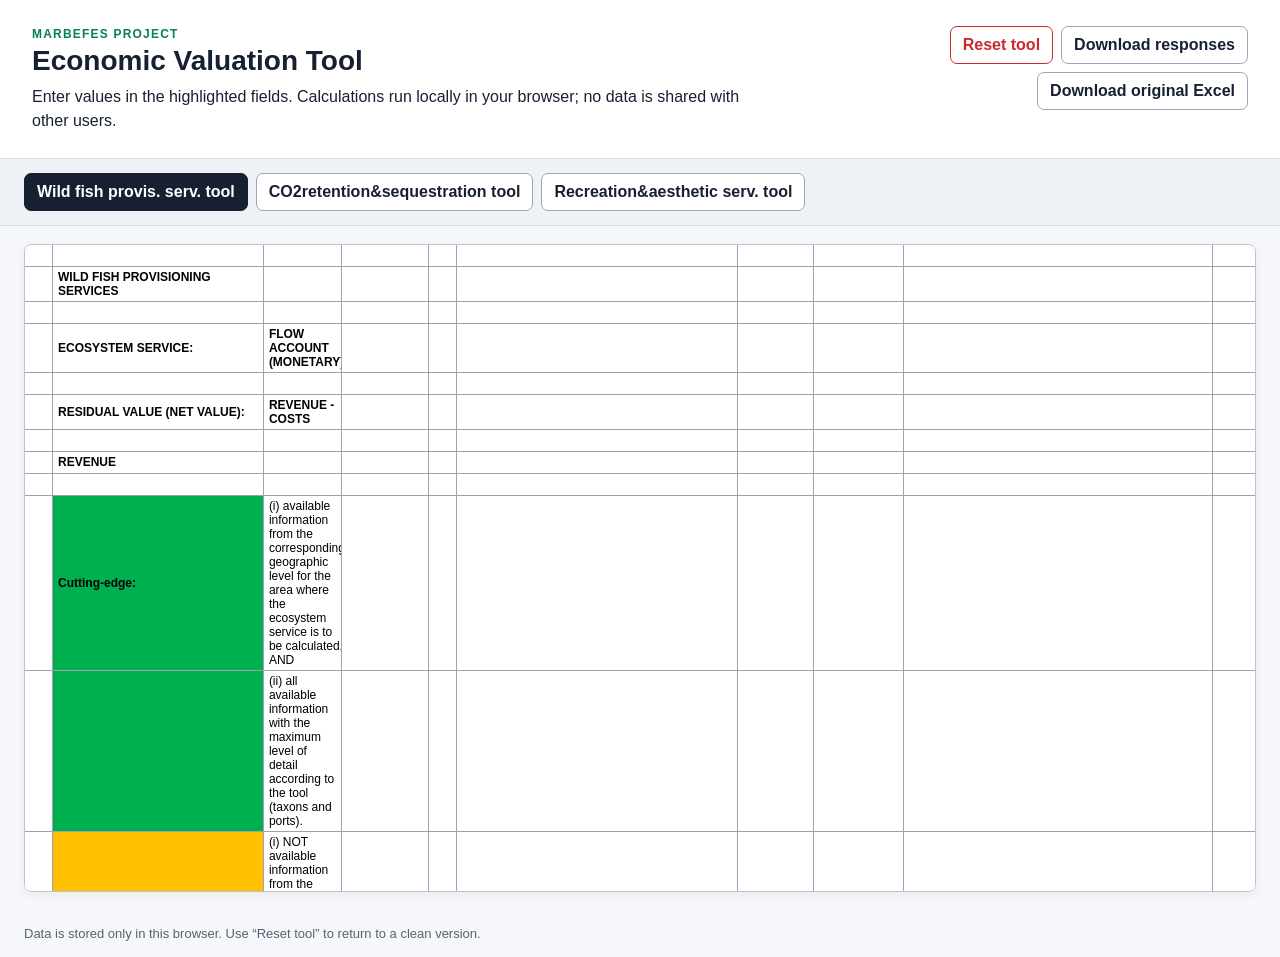
<file: docs/70-EconomicValuationTool/index.html>
<!doctype html>
<html lang="en"><head><meta charset="utf-8"><meta name="viewport" content="width=device-width,initial-scale=1">
<title>Economic Valuation Tool</title><meta name="description" content="Browser-based economic valuation tool. Each user works with an independent local copy.">
<link rel="stylesheet" href="styles.css"></head><body>
<header><div><p class="eyebrow">MaRBEFES Project</p><h1>Economic Valuation Tool</h1><p>Enter values in the highlighted fields. Calculations run locally in your browser; no data is shared with other users.</p></div>
<div class="actions"><button id="resetBtn" class="danger">Reset tool</button><button id="downloadBtn">Download responses</button><a class="button" href="original-tool.xlsx" download>Download original Excel</a></div></header>
<nav id="tabs" aria-label="Tool sections"></nav><main><div id="status" role="status"></div><div id="sheet" class="sheet-wrap"></div></main>
<footer>Data is stored only in this browser. Use “Reset tool” to return to a clean version.</footer>
<script src="workbook-data.js"></script><script src="app.js"></script></body></html>
</file>
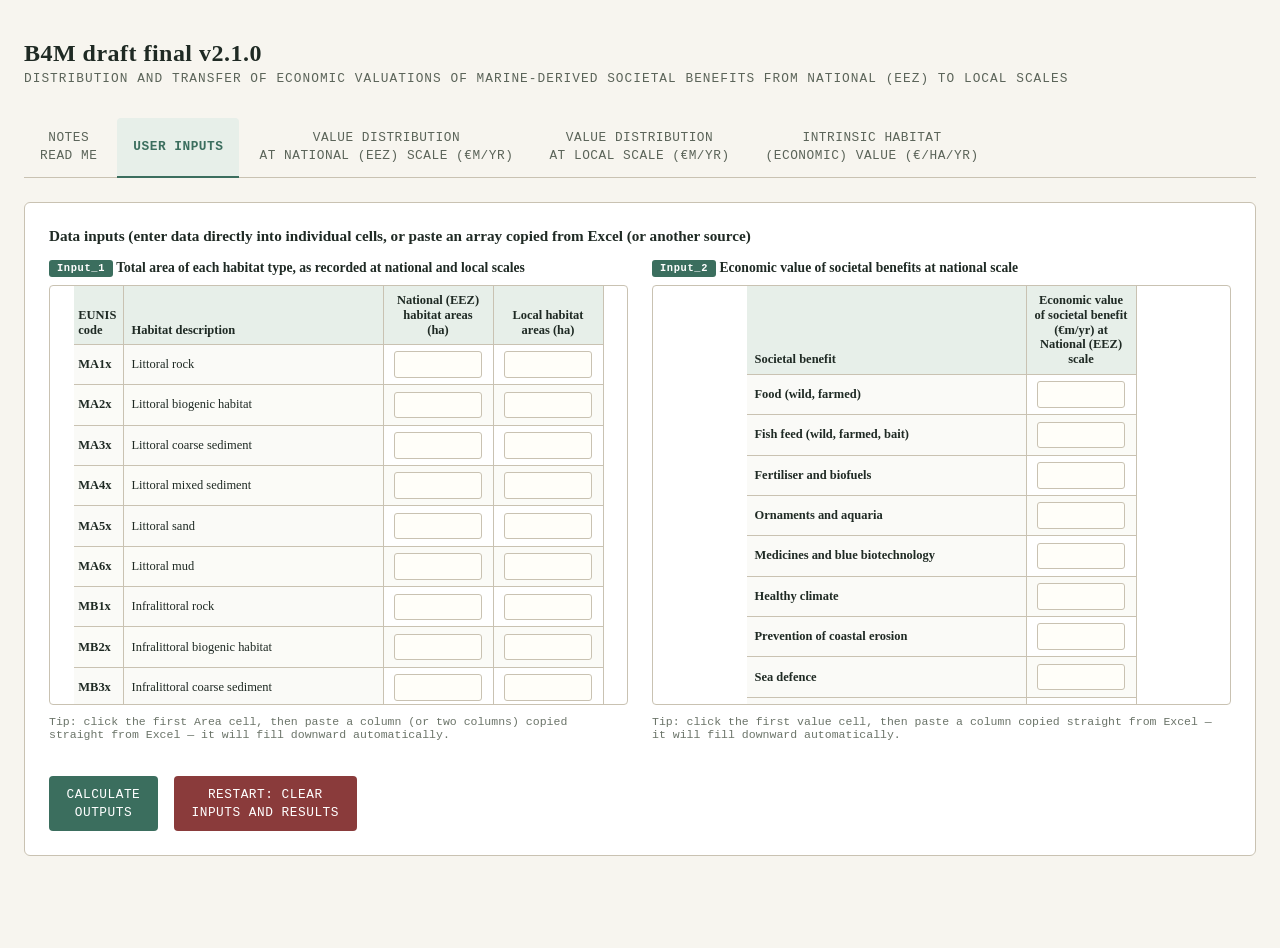
<file: docs/b4m/index.html>
<!DOCTYPE html>
<html lang="en">
<head>
<meta charset="UTF-8">
<title>B4M draft final v2.1.0</title>
<style>
  :root{
    --ink:#1f2a24;
    --paper:#f7f5ef;
    --line:#c9c2b2;
    --accent:#3b6e5e;
    --accent-light:#e7efe9;
    --accent-blue:#2f5d8a;
    --accent-blue-light:#e6edf5;
    --accent-red:#a13e3e;
    --accent-red-light:#f5e6e6;
    --accent-yellow:#9a7b1f;
    --accent-yellow-light:#f7f0d9;
    --accent-purple:#6b4a8a;
    --accent-purple-light:#efe6f5;
    --mono: "SFMono-Regular", Consolas, "Liberation Mono", Menlo, monospace;
    --colw: 88px;
    --codew: 70px;
    --descw: 220px;
  }
  *{box-sizing:border-box;}
  body{
    font-family: "Iowan Old Style","Palatino Linotype", Georgia, serif;
    background:var(--paper);
    color:var(--ink);
    margin:0;
    padding:2.5rem 1.5rem 4rem;
  }
  h1{ font-size:1.5rem; margin:0 0 .25rem; letter-spacing:.02em; }
  p.sub{
    margin:0 0 2rem; color:#5b6459; font-family:var(--mono);
    font-size:.8rem; text-transform:uppercase; letter-spacing:.08em;
  }
  .wrap{max-width:1500px;margin:0 auto;}
  .panel{
    background:#fff; border:1px solid var(--line); border-radius:6px;
    padding:1.5rem; margin-bottom:1.75rem;
  }
  .panel h2{
    font-size:.95rem; margin:0 0 .9rem; display:flex; align-items:center; gap:.5rem;
  }
  .tag{
    font-family:var(--mono); font-size:.65rem; background:var(--accent);
    color:#fff; padding:.15rem .5rem; border-radius:3px; letter-spacing:.06em;
  }
  .scroll{
    overflow-x:auto; overflow-y:auto; max-height:520px;
    border:1px solid var(--line); border-radius:4px;
  }
  table{ border-collapse:separate; border-spacing:0; font-size:.78rem; width:max-content; margin:0 auto; }
  th,td{
    border-bottom:1px solid var(--line); border-right:1px solid var(--line);
    padding:.4rem .5rem; text-align:center; white-space:normal;
    vertical-align:middle;
  }
  th{ font-weight:600; }
  /* sticky header row */
  thead th{
    position:sticky; top:0; background:var(--accent-light); z-index:3;
    vertical-align:bottom; line-height:1.2;
  }
  /* sticky row-header columns */
  .col-code{ width:var(--codew); min-width:var(--codew); position:sticky; left:0; background:#fafaf7; z-index:2; text-align:left; }
  .col-desc{ width:var(--descw); min-width:var(--descw); position:sticky; left:var(--codew); background:#fafaf7; z-index:2; text-align:left; }
  thead .col-code, thead .col-desc{ z-index:4; background:var(--accent-light); }
  .col-area{ width:110px; min-width:110px; }
  .col-benefit{ width:280px; min-width:280px; position:sticky; left:0; background:#fafaf7; z-index:2; text-align:left; }
  thead .col-benefit{ z-index:4; background:var(--accent-light); }
  #tableU{ --codew: 50px; }
  #tableU th.col-code{ padding-left:.3rem; padding-right:.3rem; }
  #tableU .col-desc{ white-space:nowrap; width:260px; min-width:260px; }
  #tableBBH .col-desc, #tableBBH_L .col-desc{ width:150px; min-width:150px; white-space:nowrap; padding:.4rem .35rem; font-size:.7rem; }
  #tableIHV .col-desc{ width:150px; min-width:150px; white-space:nowrap; padding:.4rem .35rem; font-size:.7rem; }
  #tableBBH td.num, #tableBBH th.num, #tableBBH_L td.num, #tableBBH_L th.num{ width:56px; min-width:56px; max-width:56px; }
  #tableIHV td.num, #tableIHV th.num{ width:60px; min-width:60px; max-width:60px; }
  #tableBBH thead th.num, #tableIHV thead th.num, #tableBBH_L thead th.num{ height:280px; padding:.5rem .3rem; }
  #tableBBH .row-total-col, #tableIHV .row-total-col, #tableBBH_L .row-total-col{ border-left:2px solid var(--ink); font-weight:700; background-color:var(--accent-light); }
  #tableIHV td.row-total-col, #tableIHV th.row-total-col,
  #tableBBH_L td.row-total-col, #tableBBH_L th.row-total-col,
  #tableBBH td.row-total-col, #tableBBH th.row-total-col{ width:90px; min-width:90px; max-width:90px; }
  .vert-label{
    writing-mode: vertical-rl;
    transform: rotate(180deg);
    white-space: nowrap;
    display:inline-block;
  }
  td.num, th.num{ font-family:var(--mono); width:var(--colw); min-width:var(--colw); }
  tbody tr:nth-child(even) td, tbody tr:nth-child(even) th.col-code, tbody tr:nth-child(even) th.col-desc{ background-color:#fbfbf7; }
  input.area-input{
    width:5.5rem; padding:.3rem .4rem; border:1px solid var(--line); border-radius:3px;
    font-family:var(--mono); font-size:.85rem; text-align:right; background:#fffef9;
  }
  input.area-input:focus{ outline:2px solid var(--accent); outline-offset:1px; }
  .hint{ font-family:var(--mono); font-size:.72rem; color:#6b7469; margin-top:.6rem; }
  button{
    font-family:var(--mono); font-size:.8rem; letter-spacing:.04em; text-transform:uppercase;
    background:var(--accent); color:#fff; border:none; padding:.6rem 1.1rem;
    border-radius:4px; cursor:pointer; line-height:1.4; text-align:center;
  }
  button:hover{ background:#2d5a4c; }
  #restartBtn:hover{ background:#6e2f2f; }
  .inputs-row{
    display:flex; gap:1.5rem; align-items:flex-start;
  }
  .inputs-col{ flex:1 1 0; min-width:0; }
  @media (max-width: 800px){
    .inputs-row{ flex-direction:column; }
  }
  .tabs{
    display:flex; gap:.25rem; margin-bottom:1.5rem; border-bottom:1px solid var(--line);
  }
  .tab-btn{
    font-family:var(--mono); font-size:.8rem; letter-spacing:.04em; text-transform:uppercase;
    background:transparent; color:#5b6459; border:none; border-bottom:2px solid transparent;
    padding:.7rem 1rem; cursor:pointer; margin-bottom:-1px; line-height:1.4; text-align:center;
  }
  .tab-btn:hover{ color:var(--ink); }
  .tab-btn[data-tab="tab-notes"]:hover{ color:var(--accent-red); background-color:var(--accent-red-light); border-radius:4px 4px 0 0; }
  .tab-btn[data-tab="tab-inputs"]:hover{ color:var(--accent); background-color:var(--accent-light); border-radius:4px 4px 0 0; }
  .tab-btn[data-tab="tab-national"]:hover{ color:var(--accent-blue); background-color:var(--accent-blue-light); border-radius:4px 4px 0 0; }
  .tab-btn[data-tab="tab-local"]:hover{ color:var(--accent-yellow); background-color:var(--accent-yellow-light); border-radius:4px 4px 0 0; }
  .tab-btn[data-tab="tab-intrinsic"]:hover{ color:var(--accent-purple); background-color:var(--accent-purple-light); border-radius:4px 4px 0 0; }
  .tab-btn.active{
    color:var(--accent); border-bottom-color:var(--accent); font-weight:700;
    background-color:var(--accent-light); border-radius:4px 4px 0 0;
  }
  .tab-content{ display:none; }
  .tab-content.active{ display:block; }
  #tab-notes{ --accent: var(--accent-red); --accent-light: var(--accent-red-light); }
  #tab-national{ --accent: var(--accent-blue); --accent-light: var(--accent-blue-light); }
  #tab-local{ --accent: var(--accent-yellow); --accent-light: var(--accent-yellow-light); }
  #tab-intrinsic{ --accent: var(--accent-purple); --accent-light: var(--accent-purple-light); }
  .tab-btn[data-tab="tab-notes"].active{
    color:var(--accent-red); border-bottom-color:var(--accent-red);
    background-color:var(--accent-red-light);
  }
  .tab-btn[data-tab="tab-national"].active{
    color:var(--accent-blue); border-bottom-color:var(--accent-blue);
    background-color:var(--accent-blue-light);
  }
  .tab-btn[data-tab="tab-local"].active{
    color:var(--accent-yellow); border-bottom-color:var(--accent-yellow);
    background-color:var(--accent-yellow-light);
  }
  .tab-btn[data-tab="tab-intrinsic"].active{
    color:var(--accent-purple); border-bottom-color:var(--accent-purple);
    background-color:var(--accent-purple-light);
  }
  .placeholder-note{
    font-family:var(--mono); font-size:.8rem; color:#6b7469; background:#fafaf7;
    border:1px dashed var(--line); border-radius:4px; padding:1.5rem; text-align:center;
  }
  tfoot th, tfoot td{
    position:sticky; bottom:0; background:var(--accent-light); font-weight:700; z-index:2;
  }
  tfoot .col-code, tfoot .col-desc{ z-index:3; }

  /* ---- Notes - read me tab ---- */
  .notes-header{
    display:flex; justify-content:space-between; align-items:flex-start;
    flex-wrap:wrap; gap:1.5rem; border-bottom:1px solid var(--line);
    padding-bottom:1.25rem; margin-bottom:1.5rem;
  }
  .notes-header-left{ display:flex; flex-direction:column; gap:.6rem; }
  .notes-header-logos{ display:flex; align-items:center; gap:1rem; flex-wrap:wrap; }
  .notes-header-logos img{ display:block; }
  #iecsLogo{ height:64px; width:auto; }
  #b4mLogo{ height:70px; width:auto; }
  .notes-copyright{ font-family:var(--mono); font-size:.72rem; color:#6b7469; letter-spacing:.03em; }
  .notes-header-right{
    display:flex; flex-direction:column; align-items:flex-end; gap:.9rem;
  }
  #marbefesLogo{ height:96px; width:auto; }
  #euUkriLogo{ height:52px; width:auto; }
  .notes-section{ margin-bottom:1.6rem; }
  .notes-section:last-child{ margin-bottom:0; }
  .notes-section h3{
    font-size:.95rem; margin:0 0 .6rem; color:var(--accent-red); letter-spacing:.02em;
  }
  .notes-section p{ margin:0 0 .8rem; line-height:1.55; font-size:.9rem; }
  .notes-section p:last-child{ margin-bottom:0; }
  .notes-section ul{ margin:0 0 .8rem; padding-left:1.25rem; line-height:1.55; font-size:.9rem; }
  .notes-section ul:last-child{ margin-bottom:0; }
  .notes-section li{ margin-bottom:.45rem; }
  .notes-section li:last-child{ margin-bottom:0; }
  .notes-callout{
    background:var(--accent-red-light); border:1px solid #e0c6c6; border-radius:6px;
    padding:1.1rem 1.3rem; margin-bottom:1.1rem;
  }
  .notes-callout:last-child{ margin-bottom:0; }
  .notes-callout p.notes-callout-title{
    margin:0 0 .6rem; font-weight:700; font-size:.9rem;
  }
  .notes-callout ul{ margin:0; padding-left:1.25rem; font-size:.88rem; line-height:1.55; }
  .notes-callout li{ margin-bottom:.5rem; }
  .notes-callout li:last-child{ margin-bottom:0; }
  .notes-refs{ list-style:none; margin:0; padding:0; font-size:.85rem; line-height:1.6; }
  .notes-refs li{
    margin-bottom:.85rem; padding-left:1.4rem; text-indent:-1.4rem;
  }
  .notes-refs li:last-child{ margin-bottom:0; }
  .notes-refs a{ color:var(--accent-blue); }
  @media (max-width: 700px){
    .notes-header{ flex-direction:column; }
    .notes-header-right{ align-items:flex-start; }
  }
</style>
</head>
<body>
<div class="wrap">
  <h1>B4M draft final v2.1.0</h1>
  <p class="sub">Distribution and transfer of economic valuations of marine-derived societal benefits from National (EEZ) to local scales</p>

  <div class="panel" style="display:none;">
    <h2><span class="tag">M</span> Benefit weightings by EUNIS habitat (fixed)</h2>
    <div class="scroll"><table id="tableM"></table></div>
  </div>

  <div class="tabs" role="tablist">
    <button class="tab-btn" data-tab="tab-notes" role="tab" aria-selected="false">Notes<br>read me</button>
    <button class="tab-btn active" data-tab="tab-inputs" role="tab" aria-selected="true">User inputs</button>
    <button class="tab-btn" data-tab="tab-national" role="tab" aria-selected="false">Value distribution<br>at National (EEZ) scale (&euro;m/yr)</button>
    <button class="tab-btn" data-tab="tab-local" role="tab" aria-selected="false">Value distribution<br>at local scale (&euro;m/yr)</button>
    <button class="tab-btn" data-tab="tab-intrinsic" role="tab" aria-selected="false">Intrinsic habitat<br>(economic) value (&euro;/ha/yr)</button>
  </div>

  <div id="tab-notes" class="tab-content">
  <div class="panel">
<!--    <h2>Notes - read me</h2>	-->

    <div class="notes-header">
      <div class="notes-header-left">
        <div class="notes-header-logos">
          <img id="iecsLogo" src="[data-uri]" alt="IECS - International Estuarine and Coastal Specialists logo">
          <img id="b4mLogo" src="[data-uri]" alt="B4M - Beach for MARBEFES logo">
        </div>
        <p class="notes-copyright">&copy; IECS Ltd. 2026</p>
      </div>
      <div class="notes-header-right">
        <img id="marbefesLogo" src="[data-uri]" alt="MARBEFES project logo">
        <img id="euUkriLogo" src="[data-uri]" alt="European Union and UK Research and Innovation (UKRI) logos">
      </div>
    </div>

    <div class="notes-section">
      <h3>About</h3>
      <p>BEACH for MARBEFES (the B4M tool) is an updated and streamlined derivative of the original BEACH tool (Benefit Evaluation through Assessment of Component Habitats) developed by Wolds Environmental Consulting Ltd and described by Burdon et al. (2024).</p>
      <p>This version of the B4M tool is &copy; IECS Ltd. (2026).</p>
      <p>The development of the B4M tool was made possible through the MARBEFES project (MARine Biodiversity and Ecosystem Functioning leading to Ecosystem Services), funded jointly by the European Union under the Horizon Europe program (grant agreement no. 101060937) and by UK Research and Innovation, UKRI (grant agreement no. 101060937).</p>
    </div>

    <div class="notes-section">
      <h3>Purpose</h3>
      <p>The B4M tool provides a consistent and transparent process for undertaking a benefit value transfer exercise, calculating the annualised value of 14 classes of societal benefits across a defined local target area using reference data from a wider area (e.g. available data reported at the national, or EEZ, scale).</p>
    </div>

    <div class="notes-section">
      <h3>Development</h3>
      <p>The underlying HTML code for the B4M tool was generated by Steve Barnard (IECS) using Claude, an online AI model by Anthropic, through an iterative process of instruction, review and modification. Outputs from the B4M tool were corroborated against outputs from the original BEACH Excel tool, to ensure that all supporting algorithms had been applied as intended. The resultant HTML file has been checked for malware using McAfee &lsquo;Total Protection&rsquo;, but you are strongly advised to perform your own security checks before running this application.</p>
    </div>

<!--    Additional notes	-->

    <div class="notes-section">
      <h3>Use of the B4M tool</h3>
      <ul>
        <li>Data inputs to the B4M tool (with 'Input_1' detailing the habitat profiles at the national and local scales, and 'Input_2' recording estimates of the economic value of societal benefits at the national scale), are made on the second tab, 'User inputs'.</li>
        <li>As flagged on-screen, inputs can be made directly into individual cells, or an entire array may be copied from (for example) an Excel source and pasted into a column in the the relevant table.</li>
	<li>Note that, when pasting data into the tables, missing data or data that are recognised as being non-numeric, are imported as a zero values.</li>
	<li>Once these inputs have been completed, click the 'Calculate outputs' button.</li>
        <li>Outputs are provided on three separate tabs, which give: estimated economic value distributions across each habitat type at the national scale ('Output_1'); estimated economic value distributions across each habitat type at the local scale ('Output_2'); and estimated intrinsic economic values for unit areas of each habitat type ('Output_3').</li>
	<li>If required, output tables can be exported (for example, to a spreadsheet or document, simply by highlighting cells on-screen and using standard copy/paste commands (ctrl.c/ctrl.v).</li>
        <li>Finally, use the 'Restart' button to clear all inputs and reset the output tables.</li>
      </ul>
    </div>

<!--    End of additional notes	-->


    <div class="notes-section">
      <h3>Disclaimer</h3>
      <ul>
        <li>Outputs from the B4M tool are intended for guidance only.</li>
        <li>The process of benefit value disaggregation across habitats at the national scale, and subsequent reaggregation at the local scale, as applied by B4M, makes implicit assumptions about the economic value that is derived from different marine habitats, specifically making no allowance for potential spatial variation in the value of each habitat type.</li>
        <li>Furthermore, algorithms that underpin the B4M tool outputs incorporate information derived from collated expert opinion. In using this tool the user implicitly acknowledges their understanding of the limitations around the use of such data and, furthermore, accepts that the results/outputs from this tool are intended to provide informed guidance only.</li>
        <li>No responsibility on the part of the developers is accepted for any possible adverse consequences of employing the outputs from this tool.</li>
      </ul>
    </div>

    <div class="notes-callout">
      <p class="notes-callout-title">The B4M tool (&copy; IECS Ltd., 2026) provides:</p>
      <ul>
        <li>estimates of annualised economic values of 14 defined societal benefits for a defined local scale &lsquo;target&rsquo; area (i.e. specific region, site, or network of sites), detailed across 42 EUNIS (level 3) habitat types and 14 societal benefits.</li>
      </ul>
    </div>

    <div class="notes-callout">
      <p class="notes-callout-title">The B4M tool requires:</p>
      <ul>
        <li>estimates, at the national (e.g., EEZ) scale, of the annualised values of 14 defined societal benefits, using the Turner et al. (2015) framework; and</li>
        <li>habitat profiles, using the 2026 EUNIS framework (EEA, 2026), at both the national (e.g., EEZ) scale, and the defined local scale &lsquo;target&rsquo; area.</li>
      </ul>
    </div>

    <div class="notes-callout">
      <p class="notes-callout-title">The operational approach followed by the B4M tool takes:</p>
      <ul>
        <li>national scale (e.g., EEZ) annualised valuations for a range of 14 societal benefits, such as those valuations produced in the UK marine natural capital accounts (ONS, 2025); plus</li>
        <li>breakdowns of the abundance of each of 42 discrete EUNIS marine habitat types at both the national scale and the defined local scale; and</li>
        <li>the relative (quantitative) importance of each habitat for each societal benefit (based on the assessments presented within the Matrix Approach presented by Potts et al., 2014); and applies</li>
        <li>a &lsquo;joint normalisation approach&rsquo; &mdash; simultaneously considering both the relative abundance of each habitat at the national scale, and the relative importance of each habitat for each societal benefit &mdash; to distribute the overall economic value of each societal benefit across each of the habitat types represented at the national scale;</li>
        <li>subsequently &mdash; and assuming that these &lsquo;distributed values&rsquo; represent a first approximation of the true distribution of societal value across habitats &mdash; the B4M tool derives estimates of the specific economic value of each unit area of habitat for each societal benefit (this is further based on the assumption that, <em>inter alia</em>, all habitats are in a similar condition, and that any spatial variation in condition is similarly distributed at both the national and local scales); before</li>
        <li>recombining these (disaggregated) unit-area values across the defined local scale (site/network/region) &mdash; based on the abundance of each constituent EUNIS habitat type at the local scale &mdash; produces derived annualised economic values for societal benefits at the new (target) scale.</li>
      </ul>
    </div>

    <div class="notes-section">
      <h3>References</h3>
      <ul class="notes-refs">
        <li>Burdon, D., Barnard, S., Strong, J.A. &amp; Atkins, J.P., 2024. Linking marine habitats and economic values: A spatial scaling methodology for valuing societal benefits. <em>Ecological Economics</em>, 224 (2024) 108316. <a href="https://doi.org/10.1016/j.ecolecon.2024.108316" target="_blank" rel="noopener">https://doi.org/10.1016/j.ecolecon.2024.108316</a></li>
        <li>European Environment Agency (EEA), 2026. <em>Habitat types search: Access information about the EUNIS habitat classification and the EU Habitats Directive Annex I habitat types</em>. Available at: <a href="https://eunis.eea.europa.eu/habitats.jsp" target="_blank" rel="noopener">https://eunis.eea.europa.eu/habitats.jsp</a></li>
        <li>Office for National Statistics (ONS), 2025. Marine and coastal margins natural capital accounts, UK: 2025. Released 5 August 2025.</li>
        <li>Potts, T., Burdon, D., Jackson, E., Atkins, J.P., Saunders, J., Hastings, E. &amp; Langmead, O., 2014. Do marine protected areas deliver flows of ecosystem services to support human welfare? <em>Marine Policy</em>, 44, pp. 139&ndash;148. <a href="https://doi.org/10.1016/j.marpol.2013.08.011" target="_blank" rel="noopener">https://doi.org/10.1016/j.marpol.2013.08.011</a></li>
        <li>Turner, R.K., Schaafsma, M., Mee, L., Elliott, M., Burdon, D., Atkins, J.P. &amp; Jickells, T., 2015. Chapter 2. Conceptual framework. In: Turner, R.K. &amp; Schaafsma, M. (Eds.) <em>Coastal zones ecosystem services: from science to values and decision making</em>. Studies in Ecological Economics, Volume 9, Springer, Switzerland. <a href="https://doi.org/10.1007/978-3-319-17214-9_2" target="_blank" rel="noopener">https://doi.org/10.1007/978-3-319-17214-9_2</a></li>
      </ul>
    </div>
  </div>
  </div>

  <div id="tab-inputs" class="tab-content active">
  <div class="panel">
    <h2>Data inputs (enter data directly into individual cells, or paste an array copied from Excel (or another source)</h2>

    <div class="inputs-row">
      <div class="inputs-col">
        <h3 style="font-size:.85rem; margin:0 0 .6rem;"><span class="tag">Input_1</span> Total area of each habitat type, as recorded at national and local scales</h3>
        <div class="scroll" style="max-height:420px;"><table id="tableU"></table></div>
        <p class="hint">Tip: click the first Area cell, then paste a column (or two columns) copied straight from Excel — it will fill downward automatically.</p>
      </div>

      <div class="inputs-col">
        <h3 style="font-size:.85rem; margin:0 0 .6rem;"><span class="tag">Input_2</span> Economic value of societal benefits at national scale</h3>
        <div class="scroll" style="max-height:420px;"><table id="tableB"></table></div>
        <p class="hint">Tip: click the first value cell, then paste a column copied straight from Excel — it will fill downward automatically.</p>
      </div>
    </div>

    <div style="margin-top:1.5rem; display:flex; gap:1rem; flex-wrap:wrap;">
      <button id="calcBtn">Calculate<br>outputs</button>
      <button id="restartBtn" style="background:#8a3b3b;">Restart: clear<br>inputs and results</button>
    </div>
  </div>
  </div>

  <div id="tab-national" class="tab-content">
  <div class="panel">
    <h2><span class="tag">Output_1</span> Estimated economic value across each habitat type, by societal benefit (&euro;m/yr) - National (EEZ) scale</h2>
    <div class="scroll"><table id="tableBBH"></table></div>
  </div>
  </div>

  <div id="tab-local" class="tab-content">
  <div class="panel">
    <h2><span class="tag">Output_2</span> Estimated economic value across each habitat type, by societal benefit (&euro;m/yr) - Local scale</h2>
    <div class="scroll"><table id="tableBBH_L"></table></div>
  </div>
  </div>

  <div id="tab-intrinsic" class="tab-content">
  <div class="panel">
    <h2><span class="tag">Output_3</span> Estimated intrinsic economic value per unit area of each habitat type, by societal benefit (&euro;/ha/yr)</h2>
    <div class="scroll"><table id="tableIHV"></table></div>
  </div> 
  </div>
</div>

<script>
  const BENEFITS = [
    "Food (wild, farmed)",
    "Fish feed (wild, farmed, bait)",
    "Fertiliser and biofuels",
    "Ornaments and aquaria",
    "Medicines and blue biotechnology",
    "Healthy climate",
    "Prevention of coastal erosion",
    "Sea defence",
    "Waste burial / removal / neutralisation",
    "Tourism and nature watching",
    "Spiritual and cultural well-being",
    "Aesthetic benefits",
    "Education and Research",
    "Health benefits"
  ];

  const HABITATS = [
    ["MA1x","Littoral rock",[0.442204301,0,0,0.023809524,0.023809524,0.146505376,0.442204301,0.442204301,0,0.146505376,0.023809524,0.146505376,0.146505376,0.146505376]],
    ["MA2x","Littoral biogenic habitat",[0.442204301,0,0.146505376,0.023809524,0.023809524,0.616935484,0.442204301,0.442204301,0.616935484,0.442204301,0.023809524,0.442204301,0.146505376,0.146505376]],
    ["MA3x","Littoral coarse sediment",[0.146505376,0.146505376,0,0.023809524,0.023809524,0.146505376,0.442204301,0.442204301,0.146505376,0.616935484,0.023809524,0.616935484,0.146505376,0.146505376]],
    ["MA4x","Littoral mixed sediment",[0.442204301,0.146505376,0,0.023809524,0.023809524,0.146505376,0.442204301,0.442204301,0.442204301,0.616935484,0.023809524,0.616935484,0.146505376,0.146505376]],
    ["MA5x","Littoral sand",[0.442204301,0.146505376,0,0.023809524,0.023809524,0.146505376,0.442204301,0.442204301,0.146505376,0.616935484,0.023809524,0.616935484,0.146505376,0.146505376]],
    ["MA6x","Littoral mud",[0.442204301,0.442204301,0,0.023809524,0.023809524,0.442204301,0.146505376,0.146505376,0.442204301,0.146505376,0.023809524,0.442204301,0.146505376,0.146505376]],
    ["MB1x","Infralittoral rock",[0.616935484,0,0,0.023809524,0.023809524,0.146505376,0.442204301,0.442204301,0,0.442204301,0.023809524,0.146505376,0.146505376,0.146505376]],
    ["MB2x","Infralittoral biogenic habitat",[0.616935484,0,0.146505376,0.023809524,0.023809524,0.442204301,0.442204301,0.442204301,0.146505376,0.146505376,0.023809524,0.146505376,0.146505376,0.146505376]],
    ["MB3x","Infralittoral coarse sediment",[0.442204301,0.442204301,0.146505376,0.023809524,0.023809524,0.442204301,0.146505376,0.146505376,0.442204301,0.146505376,0.023809524,0.146505376,0.146505376,0.146505376]],
    ["MB4x","Infralittoral mixed sediment",[0.442204301,0.442204301,0.146505376,0.023809524,0.023809524,0.442204301,0.146505376,0.146505376,0.442204301,0.146505376,0.023809524,0.146505376,0.146505376,0.146505376]],
    ["MB5x","Infralittoral sand",[0.442204301,0.442204301,0.146505376,0.023809524,0.023809524,0.442204301,0.146505376,0.146505376,0.442204301,0.146505376,0.023809524,0.146505376,0.146505376,0.146505376]],
    ["MB6x","Infralittoral mud",[0.442204301,0.442204301,0.146505376,0.023809524,0.023809524,0.442204301,0.146505376,0.146505376,0.442204301,0.146505376,0.023809524,0.146505376,0.146505376,0.146505376]],
    ["MC1x","Circalittoral rock",[0.616935484,0,0,0.023809524,0.023809524,0.146505376,0.146505376,0.146505376,0,0.442204301,0.023809524,0.146505376,0.146505376,0.146505376]],
    ["MC2x","Circalittoral biogenic habitat",[0.616935484,0,0.146505376,0.023809524,0.023809524,0.442204301,0.442204301,0.442204301,0.146505376,0.146505376,0.023809524,0.146505376,0.146505376,0.146505376]],
    ["MC3x","Circalittoral coarse sediment",[0.442204301,0.616935484,0,0.023809524,0.023809524,0.146505376,0.146505376,0.146505376,0.146505376,0.146505376,0.023809524,0.146505376,0.146505376,0.146505376]],
    ["MC4x","Circalittoral mixed sediment",[0.442204301,0.616935484,0,0.023809524,0.023809524,0.146505376,0.146505376,0.146505376,0.442204301,0.146505376,0.023809524,0.146505376,0.146505376,0.146505376]],
    ["MC5x","Circalittoral sand",[0.442204301,0.442204301,0.146505376,0.023809524,0.023809524,0.442204301,0.146505376,0.146505376,0.442204301,0.146505376,0.023809524,0.146505376,0.146505376,0.146505376]],
    ["MC6x","Circalittoral mud",[0.442204301,0.442204301,0.146505376,0.023809524,0.023809524,0.442204301,0.146505376,0.146505376,0.442204301,0.146505376,0.023809524,0.146505376,0.146505376,0.146505376]],
    ["MD1x","Offshore circalittoral rock",[0.616935484,0,0,0.023809524,0.023809524,0.146505376,0.146505376,0.146505376,0,0.442204301,0.023809524,0.146505376,0.146505376,0.146505376]],
    ["MD2x","Offshore circalittoral biogenic habitat",[0.616935484,0,0.146505376,0.023809524,0.023809524,0.442204301,0.442204301,0.442204301,0.146505376,0.146505376,0.023809524,0.146505376,0.146505376,0.146505376]],
    ["MD3x","Offshore circalittoral coarse sediment",[0.442204301,0.616935484,0,0.023809524,0.023809524,0.146505376,0.146505376,0.146505376,0.146505376,0.146505376,0.023809524,0.146505376,0.146505376,0.146505376]],
    ["MD4x","Offshore circalittoral mixed sediment",[0.442204301,0.616935484,0,0.023809524,0.023809524,0.146505376,0.146505376,0.146505376,0.442204301,0.146505376,0.023809524,0.146505376,0.146505376,0.146505376]],
    ["MD5x","Offshore circalittoral sand",[0.442204301,0.616935484,0,0.023809524,0.023809524,0.442204301,0.146505376,0.146505376,0.146505376,0.146505376,0.023809524,0.146505376,0.146505376,0.146505376]],
    ["MD6x","Offshore circalittoral mud",[0.442204301,0.616935484,0,0.023809524,0.023809524,0.442204301,0.146505376,0.146505376,0.442204301,0.146505376,0.023809524,0.146505376,0.146505376,0.146505376]],
    ["ME1x","Upper bathyal rock",[0.442204301,0.442204301,0,0.023809524,0.023809524,0.146505376,0,0,0,0.146505376,0.023809524,0.442204301,0.146505376,0.146505376]],
    ["ME2x","Upper bathyal biogenic habitat",[0.442204301,0.442204301,0,0.023809524,0.023809524,0.146505376,0,0,0.146505376,0.146505376,0.023809524,0.442204301,0.146505376,0.146505376]],
    ["ME3x","Upper bathyal coarse sediment",[0.442204301,0.146505376,0,0.023809524,0.023809524,0.146505376,0,0,0.442204301,0.146505376,0.023809524,0.146505376,0.146505376,0.146505376]],
    ["ME4x","Upper bathyal mixed sediment",[0.146505376,0.146505376,0,0.023809524,0.023809524,0.146505376,0,0,0.442204301,0.146505376,0.023809524,0.146505376,0.146505376,0.146505376]],
    ["ME5x","Upper bathyal sand",[0.146505376,0.146505376,0,0.023809524,0.023809524,0.146505376,0,0,0.442204301,0.146505376,0.023809524,0,0.146505376,0.146505376]],
    ["ME6x","Upper bathyal mud",[0.442204301,0.146505376,0,0.023809524,0.023809524,0.442204301,0,0,0.442204301,0.146505376,0.023809524,0,0.146505376,0.146505376]],
    ["MF1x","Lower bathyal rock",[0.442204301,0.442204301,0,0.023809524,0.023809524,0.146505376,0,0,0,0.146505376,0.023809524,0.442204301,0.146505376,0.146505376]],
    ["MF2x","Lower bathyal biogenic habitat",[0.442204301,0.442204301,0,0.023809524,0.023809524,0.146505376,0,0,0.146505376,0.146505376,0.023809524,0.442204301,0.146505376,0.146505376]],
    ["MF3x","Lower bathyal coarse sediment",[0.442204301,0.146505376,0,0.023809524,0.023809524,0.146505376,0,0,0.442204301,0.146505376,0.023809524,0.146505376,0.146505376,0.146505376]],
    ["MF4x","Lower bathyal mixed sediment",[0.146505376,0.146505376,0,0.023809524,0.023809524,0.146505376,0,0,0.442204301,0.146505376,0.023809524,0.146505376,0.146505376,0.146505376]],
    ["MF5x","Lower bathyal sand",[0.146505376,0.146505376,0,0.023809524,0.023809524,0.146505376,0,0,0.442204301,0.146505376,0.023809524,0,0.146505376,0.146505376]],
    ["MF6x","Lower bathyal mud",[0.442204301,0.146505376,0,0.023809524,0.023809524,0.442204301,0,0,0.442204301,0.146505376,0.023809524,0,0.146505376,0.146505376]],
    ["MG1x","Abyssal rock",[0.442204301,0.442204301,0,0.023809524,0.023809524,0.146505376,0,0,0,0.146505376,0.023809524,0.442204301,0.146505376,0.146505376]],
    ["MG2x","Abyssal biogenic habitat",[0.442204301,0.442204301,0,0.023809524,0.023809524,0.146505376,0,0,0.146505376,0.146505376,0.023809524,0.442204301,0.146505376,0.146505376]],
    ["MG3x","Abyssal coarse sediment",[0.442204301,0.146505376,0,0.023809524,0.023809524,0.146505376,0,0,0.442204301,0.146505376,0.023809524,0.146505376,0.146505376,0.146505376]],
    ["MG4x","Abyssal mixed sediment",[0.146505376,0.146505376,0,0.023809524,0.023809524,0.146505376,0,0,0.442204301,0.146505376,0.023809524,0.146505376,0.146505376,0.146505376]],
    ["MG5x","Abyssal sand",[0.146505376,0.146505376,0,0.023809524,0.023809524,0.146505376,0,0,0.442204301,0.146505376,0.023809524,0,0.146505376,0.146505376]],
    ["MG6x","Abyssal mud",[0.442204301,0.146505376,0,0.023809524,0.023809524,0.442204301,0,0,0.442204301,0.146505376,0.023809524,0,0.146505376,0.146505376]]
  ];

  function fmt(n){
    if (n === 0) return "0";
    return n.toLocaleString(undefined, {maximumFractionDigits:3, minimumFractionDigits:3});
  }

  // IHV values are now in £/ha/yr (post 1e6 scaling) — displayed to 2 decimal places
  // rather than the 3 used elsewhere, since the extra precision no longer adds value
  // at this magnitude.
  function fmtIHV(n){
    if (n === 0) return "0";
    return n.toLocaleString(undefined, {maximumFractionDigits:2, minimumFractionDigits:2});
  }

  // Parses user-entered numbers robustly: strips thousands-separator commas,
  // currency symbols, and stray whitespace before parsing. Returns 0 for
  // blank cells, dashes, or anything that still isn't a valid number.
  function parseNum(str){
    if (str === null || str === undefined) return 0;
    const cleaned = String(str).replace(/[,£$\s]/g, '').trim();
    if (cleaned === '' || cleaned === '-') return 0;
    const v = parseFloat(cleaned);
    return isNaN(v) ? 0 : v;
  }

  // ---------- Build Table M ----------
  function buildTableM(){
    const t = document.getElementById('tableM');
    const thead = document.createElement('thead');
    const hr = document.createElement('tr');
    hr.innerHTML = `<th class="col-code">EUNIS code</th><th class="col-desc">Habitat description</th>` +
      BENEFITS.map(b => `<th class="num">${b}</th>`).join('');
    thead.appendChild(hr);
    t.appendChild(thead);

    const tbody = document.createElement('tbody');
    HABITATS.forEach(([code, desc, values]) => {
      const tr = document.createElement('tr');
      tr.innerHTML = `<th class="col-code">${code}</th><th class="col-desc">${desc}</th>` +
        values.map(v => `<td class="num">${fmt(v)}</td>`).join('');
      tbody.appendChild(tr);
    });
    t.appendChild(tbody);
  }

  // ---------- Build Table U ----------
  let areaInputs = [];      // National (EEZ) habitat areas — used in the R calculation
  let localAreaInputs = []; // Local habitat areas — captured for reference / future use

  function wirePasteAndEnter(inputs){
    inputs.forEach((input, idx) => {
      input.addEventListener('paste', (e) => {
        const text = (e.clipboardData || window.clipboardData).getData('text');
        if (!text) return;
        let rows = text.replace(/\r/g, '').split('\n');
        // Excel appends one trailing newline after the last copied cell — drop only that
        // artifact line. Genuine blank cells in the middle of the paste (e.g. a benefit or
        // habitat with no recorded value) must be kept, or every value after the gap shifts
        // up and misaligns with the wrong row.
        if (rows.length > 1 && rows[rows.length - 1] === '') rows.pop();
        if (rows.length <= 1 && rows[0] && !rows[0].includes('\t')) return; // let default paste happen
        e.preventDefault();
        rows.forEach((row, offset) => {
          const targetIdx = idx + offset;
          if (targetIdx >= inputs.length) return;
          const cells = row.split('\t');
          const value = cells[cells.length - 1].trim();
          inputs[targetIdx].value = value;
        });
      });
      input.addEventListener('keyup', (e) => { if (e.key === 'Enter') calculate(); });
    });
  }

  function buildTableU(){
    const t = document.getElementById('tableU');
    const thead = document.createElement('thead');
    thead.innerHTML = `<tr><th class="col-code">EUNIS code</th>` +
      `<th class="col-desc">Habitat description</th>` +
      `<th class="col-area">National (EEZ) habitat areas (ha)</th>` +
      `<th class="col-area">Local habitat areas (ha)</th></tr>`;
    t.appendChild(thead);

    const tbody = document.createElement('tbody');
    HABITATS.forEach(([code, desc], i) => {
      const tr = document.createElement('tr');
      tr.innerHTML = `<th class="col-code">${code}</th>` +
        `<td class="col-desc">${desc}</td>` +
        `<td class="col-area"><input class="area-input national-input" data-row="${i}" type="text" inputmode="decimal"></td>` +
        `<td class="col-area"><input class="area-input local-input" data-row="${i}" type="text" inputmode="decimal"></td>`;
      tbody.appendChild(tr);
    });
    t.appendChild(tbody);

    areaInputs = Array.from(t.querySelectorAll('.national-input'))
      .sort((a, b) => a.dataset.row - b.dataset.row);
    localAreaInputs = Array.from(t.querySelectorAll('.local-input'))
      .sort((a, b) => a.dataset.row - b.dataset.row);

    wirePasteAndEnter(areaInputs);
    wirePasteAndEnter(localAreaInputs);
  }

  // ---------- Build Table B ----------
  let benefitValueInputs = [];
  function buildTableB(){
    const t = document.getElementById('tableB');
    const thead = document.createElement('thead');
    thead.innerHTML = `<tr><th class="col-benefit">Societal benefit</th>` +
      `<th class="col-area">Economic value of societal benefit (&euro;m/yr) at National (EEZ) scale</th></tr>`;
    t.appendChild(thead);

    const tbody = document.createElement('tbody');
    BENEFITS.forEach((b, i) => {
      const tr = document.createElement('tr');
      tr.innerHTML = `<th class="col-benefit">${b}</th>` +
        `<td class="col-area"><input class="area-input" data-row="${i}" type="text" inputmode="decimal"></td>`;
      tbody.appendChild(tr);
    });
    t.appendChild(tbody);

    benefitValueInputs = Array.from(t.querySelectorAll('.area-input'))
      .sort((a, b) => a.dataset.row - b.dataset.row);
    wirePasteAndEnter(benefitValueInputs);
  }

  // ---------- Build Table BBH (skeleton) ----------
  function buildTableBBH(){
    const t = document.getElementById('tableBBH');
    const thead = document.createElement('thead');
    const hr = document.createElement('tr');
    hr.innerHTML = `<th class="col-code">EUNIS code</th><th class="col-desc">Habitat description</th>` +
      BENEFITS.map(b => `<th class="num"><span class="vert-label">${b}</span></th>`).join('') +
      `<th class="num row-total-col"><span class="vert-label">Row total</span></th>`;
    thead.appendChild(hr);
    t.appendChild(thead);

    const tbody = document.createElement('tbody');
    HABITATS.forEach(([code, desc], r) => {
      const tr = document.createElement('tr');
      tr.innerHTML = `<th class="col-code">${code}</th><th class="col-desc">${desc}</th>` +
        BENEFITS.map((_, c) => `<td class="num" data-r="${r}" data-c="${c}">—</td>`).join('') +
        `<td class="num row-total-col" id="rowtot-${r}">—</td>`;
      tbody.appendChild(tr);
    });
    t.appendChild(tbody);

    const tfoot = document.createElement('tfoot');
    const fr = document.createElement('tr');
    fr.innerHTML = `<th class="col-code">Total</th><th class="col-desc"></th>` +
      BENEFITS.map((_, c) => `<td class="num" id="tot-${c}">—</td>`).join('') +
      `<td class="num row-total-col" id="grandtot">—</td>`;
    tfoot.appendChild(fr);
    t.appendChild(tfoot);
  }

  // ---------- Build Table IHV (skeleton) — same shape as BBH, no column-total row ----------
  function buildTableIHV(){
    const t = document.getElementById('tableIHV');
    const thead = document.createElement('thead');
    const hr = document.createElement('tr');
    hr.innerHTML = `<th class="col-code">EUNIS code</th><th class="col-desc">Habitat description</th>` +
      BENEFITS.map(b => `<th class="num"><span class="vert-label">${b}</span></th>`).join('') +
      `<th class="num row-total-col"><span class="vert-label">Row total</span></th>`;
    thead.appendChild(hr);
    t.appendChild(thead);

    const tbody = document.createElement('tbody');
    HABITATS.forEach(([code, desc], r) => {
      const tr = document.createElement('tr');
      tr.innerHTML = `<th class="col-code">${code}</th><th class="col-desc">${desc}</th>` +
        BENEFITS.map((_, c) => `<td class="num" data-r="${r}" data-c="${c}">—</td>`).join('') +
        `<td class="num row-total-col" id="rowtot-ihv-${r}">—</td>`;
      tbody.appendChild(tr);
    });
    t.appendChild(tbody);
    // No tfoot — column totals are intentionally omitted for IHV.
  }

  // ---------- Build Table BBH_L (skeleton) — same shape as BBH, row and column totals ----------
  function buildTableBBH_L(){
    const t = document.getElementById('tableBBH_L');
    const thead = document.createElement('thead');
    const hr = document.createElement('tr');
    hr.innerHTML = `<th class="col-code">EUNIS code</th><th class="col-desc">Habitat description</th>` +
      BENEFITS.map(b => `<th class="num"><span class="vert-label">${b}</span></th>`).join('') +
      `<th class="num row-total-col"><span class="vert-label">Row total</span></th>`;
    thead.appendChild(hr);
    t.appendChild(thead);

    const tbody = document.createElement('tbody');
    HABITATS.forEach(([code, desc], r) => {
      const tr = document.createElement('tr');
      tr.innerHTML = `<th class="col-code">${code}</th><th class="col-desc">${desc}</th>` +
        BENEFITS.map((_, c) => `<td class="num" data-r="${r}" data-c="${c}">—</td>`).join('') +
        `<td class="num row-total-col" id="rowtot-bbhl-${r}">—</td>`;
      tbody.appendChild(tr);
    });
    t.appendChild(tbody);

    const tfoot = document.createElement('tfoot');
    const fr = document.createElement('tr');
    fr.innerHTML = `<th class="col-code">Total</th><th class="col-desc"></th>` +
      BENEFITS.map((_, c) => `<td class="num" id="tot-bbhl-${c}">—</td>`).join('') +
      `<td class="num row-total-col" id="grandtot-bbhl">—</td>`;
    tfoot.appendChild(fr);
    t.appendChild(tfoot);
  }

  // BBH[h][b]   = BV_Nat[b] * M[h][b] * AV_Nat[h] / D[b]
  //               where D[b] = sum over h of (M[h][b] * AV_Nat[h]) — joint normalisation.
  // IHV[h][b]   = BBH[h][b] / AV_Nat[h] * 1e6            (intrinsic value per hectare, £/ha/yr)
  //               (BBH is £m/yr, AV_Nat is ha, so BBH/AV_Nat is £m/ha/yr; x1e6 converts £m -> £)
  // BBH_L[h][b] = IHV[h][b] * AV_Loc[h] / 1e6             (local-scale value, £m/yr)
  //               (IHV is £/ha/yr, AV_Loc is ha, so IHV*AV_Loc is £/yr; /1e6 converts back to £m)
  function calculate(){
    const AV_Nat = areaInputs.map(inp => parseNum(inp.value));
    const AV_Loc = localAreaInputs.map(inp => parseNum(inp.value));
    const BV_Nat = benefitValueInputs.map(inp => parseNum(inp.value));

    // Per-column denominator: for each benefit b, sum over all habitats of M[h][b] * AV_Nat[h]
    const D = new Array(BENEFITS.length).fill(0);
    HABITATS.forEach(([code, desc, values], h) => {
      values.forEach((v, b) => {
        D[b] += v * AV_Nat[h];
      });
    });

    const totalsBBH = new Array(BENEFITS.length).fill(0);
    const rowTotalsBBH = new Array(HABITATS.length).fill(0);
    const rowTotalsIHV = new Array(HABITATS.length).fill(0);
    const totalsBBHL = new Array(BENEFITS.length).fill(0);
    const rowTotalsBBHL = new Array(HABITATS.length).fill(0);

    HABITATS.forEach(([code, desc, values], h) => {
      values.forEach((v, b) => {
        // BBH
        const bbh = D[b] === 0 ? 0 : (BV_Nat[b] * v * AV_Nat[h]) / D[b];
        document.querySelector(`#tableBBH td[data-r="${h}"][data-c="${b}"]`).textContent = fmt(bbh);
        totalsBBH[b] += bbh;
        rowTotalsBBH[h] += bbh;

        // IHV
        const ihv = AV_Nat[h] === 0 ? 0 : (bbh / AV_Nat[h]) * 1e6;
        document.querySelector(`#tableIHV td[data-r="${h}"][data-c="${b}"]`).textContent = fmtIHV(ihv);
        rowTotalsIHV[h] += ihv;

        // BBH_L
        const bbhl = (ihv * AV_Loc[h]) / 1e6;
        document.querySelector(`#tableBBH_L td[data-r="${h}"][data-c="${b}"]`).textContent = fmt(bbhl);
        totalsBBHL[b] += bbhl;
        rowTotalsBBHL[h] += bbhl;
      });
    });

    // BBH totals row + row-total column
    totalsBBH.forEach((tot, c) => { document.getElementById(`tot-${c}`).textContent = fmt(tot); });
    let grandTotalBBH = 0;
    rowTotalsBBH.forEach((rt, h) => {
      document.getElementById(`rowtot-${h}`).textContent = fmt(rt);
      grandTotalBBH += rt;
    });
    document.getElementById('grandtot').textContent = fmt(grandTotalBBH);

    // IHV row-total column only (no column totals)
    rowTotalsIHV.forEach((rt, h) => {
      document.getElementById(`rowtot-ihv-${h}`).textContent = fmtIHV(rt);
    });

    // BBH_L totals row + row-total column
    totalsBBHL.forEach((tot, c) => { document.getElementById(`tot-bbhl-${c}`).textContent = fmt(tot); });
    let grandTotalBBHL = 0;
    rowTotalsBBHL.forEach((rt, h) => {
      document.getElementById(`rowtot-bbhl-${h}`).textContent = fmt(rt);
      grandTotalBBHL += rt;
    });
    document.getElementById('grandtot-bbhl').textContent = fmt(grandTotalBBHL);
  }

  // Clears every user-entered value in Tables U and B, and resets all calculated
  // output tables (BBH, IHV, BBH_L) back to their empty placeholder state.
  function restart(){
    areaInputs.forEach(inp => { inp.value = ''; });
    localAreaInputs.forEach(inp => { inp.value = ''; });
    benefitValueInputs.forEach(inp => { inp.value = ''; });

    document.querySelectorAll('#tableBBH td.num[data-r], #tableIHV td.num[data-r], #tableBBH_L td.num[data-r]')
      .forEach(td => { td.textContent = '—'; });

    BENEFITS.forEach((_, c) => {
      document.getElementById(`tot-${c}`).textContent = '—';
      document.getElementById(`tot-bbhl-${c}`).textContent = '—';
    });
    document.getElementById('grandtot').textContent = '—';
    document.getElementById('grandtot-bbhl').textContent = '—';

    HABITATS.forEach((_, h) => {
      document.getElementById(`rowtot-${h}`).textContent = '—';
      document.getElementById(`rowtot-ihv-${h}`).textContent = '—';
      document.getElementById(`rowtot-bbhl-${h}`).textContent = '—';
    });
  }

  buildTableM();
  buildTableU();
  buildTableB();
  buildTableBBH();
  buildTableIHV();
  buildTableBBH_L();
  document.getElementById('calcBtn').addEventListener('click', calculate);
  document.getElementById('restartBtn').addEventListener('click', () => {
    const confirmed = window.confirm('This will clear all entered data and calculated results. Are you sure you want to restart?');
    if (confirmed) restart();
  });

  document.querySelectorAll('.tab-btn').forEach(btn => {
    btn.addEventListener('click', () => {
      document.querySelectorAll('.tab-btn').forEach(b => {
        b.classList.remove('active');
        b.setAttribute('aria-selected', 'false');
      });
      document.querySelectorAll('.tab-content').forEach(c => c.classList.remove('active'));
      btn.classList.add('active');
      btn.setAttribute('aria-selected', 'true');
      document.getElementById(btn.dataset.tab).classList.add('active');
    });
  });
</script>
</body>
</html>
</file>
<file: docs/70-EconomicValuationTool/styles.css>
*{box-sizing:border-box}body{margin:0;font-family:Arial,Helvetica,sans-serif;color:#172033;background:#f5f7fa}header{display:flex;justify-content:space-between;gap:24px;align-items:flex-start;padding:26px 32px;background:#fff;border-bottom:1px solid #d8dee8}h1{margin:2px 0 8px;font-size:28px}.eyebrow{margin:0;text-transform:uppercase;letter-spacing:.1em;font-size:12px;font-weight:700;color:#087f5b}header p{max-width:780px;margin:0;line-height:1.45}.actions{display:flex;gap:8px;flex-wrap:wrap;justify-content:flex-end}button,.button{border:1px solid #9aa7b8;background:#fff;color:#172033;border-radius:7px;padding:9px 12px;font:inherit;font-weight:600;text-decoration:none;cursor:pointer}button:hover,.button:hover{background:#eef2f6}.danger{border-color:#c92a2a;color:#c92a2a}nav{display:flex;gap:8px;padding:14px 24px;background:#eef2f6;overflow:auto;border-bottom:1px solid #d8dee8}.tab{white-space:nowrap}.tab.active{background:#172033;color:#fff;border-color:#172033}main{padding:18px 24px}.sheet-wrap{background:#fff;border:1px solid #bac4d0;border-radius:8px;overflow:auto;max-height:72vh;box-shadow:0 2px 10px #00000010}.grid{display:grid;width:max-content;min-width:100%;font-size:12px}.cell{min-height:22px;padding:3px 5px;border-right:1px solid #9ba3ad;border-bottom:1px solid #9ba3ad;overflow:hidden;white-space:pre-wrap;display:flex;align-items:center;justify-content:flex-end;background:#fff}.cell.text{justify-content:flex-start}.cell.bold{font-weight:700}.cell.input{background:#e7f5ff;box-shadow:inset 0 0 0 1px #1971c2;cursor:text}.cell.input:focus{outline:2px solid #1971c2;outline-offset:-2px;background:#fff}.cell.output{background:#e7e6e6}.cell.error{color:#c92a2a;font-weight:700}.status{margin-bottom:10px;padding:9px 12px;border-radius:6px;background:#e6fcf5;color:#087f5b}#status:empty{display:none}footer{padding:16px 24px;color:#566273;font-size:13px}@media(max-width:800px){header{padding:20px;display:block}.actions{justify-content:flex-start;margin-top:16px}main{padding:12px}.sheet-wrap{max-height:70vh}}@media print{header .actions,nav,footer{display:none}.sheet-wrap{max-height:none;overflow:visible;border:0}.cell.input{background:#fff;box-shadow:none}}
</file>
